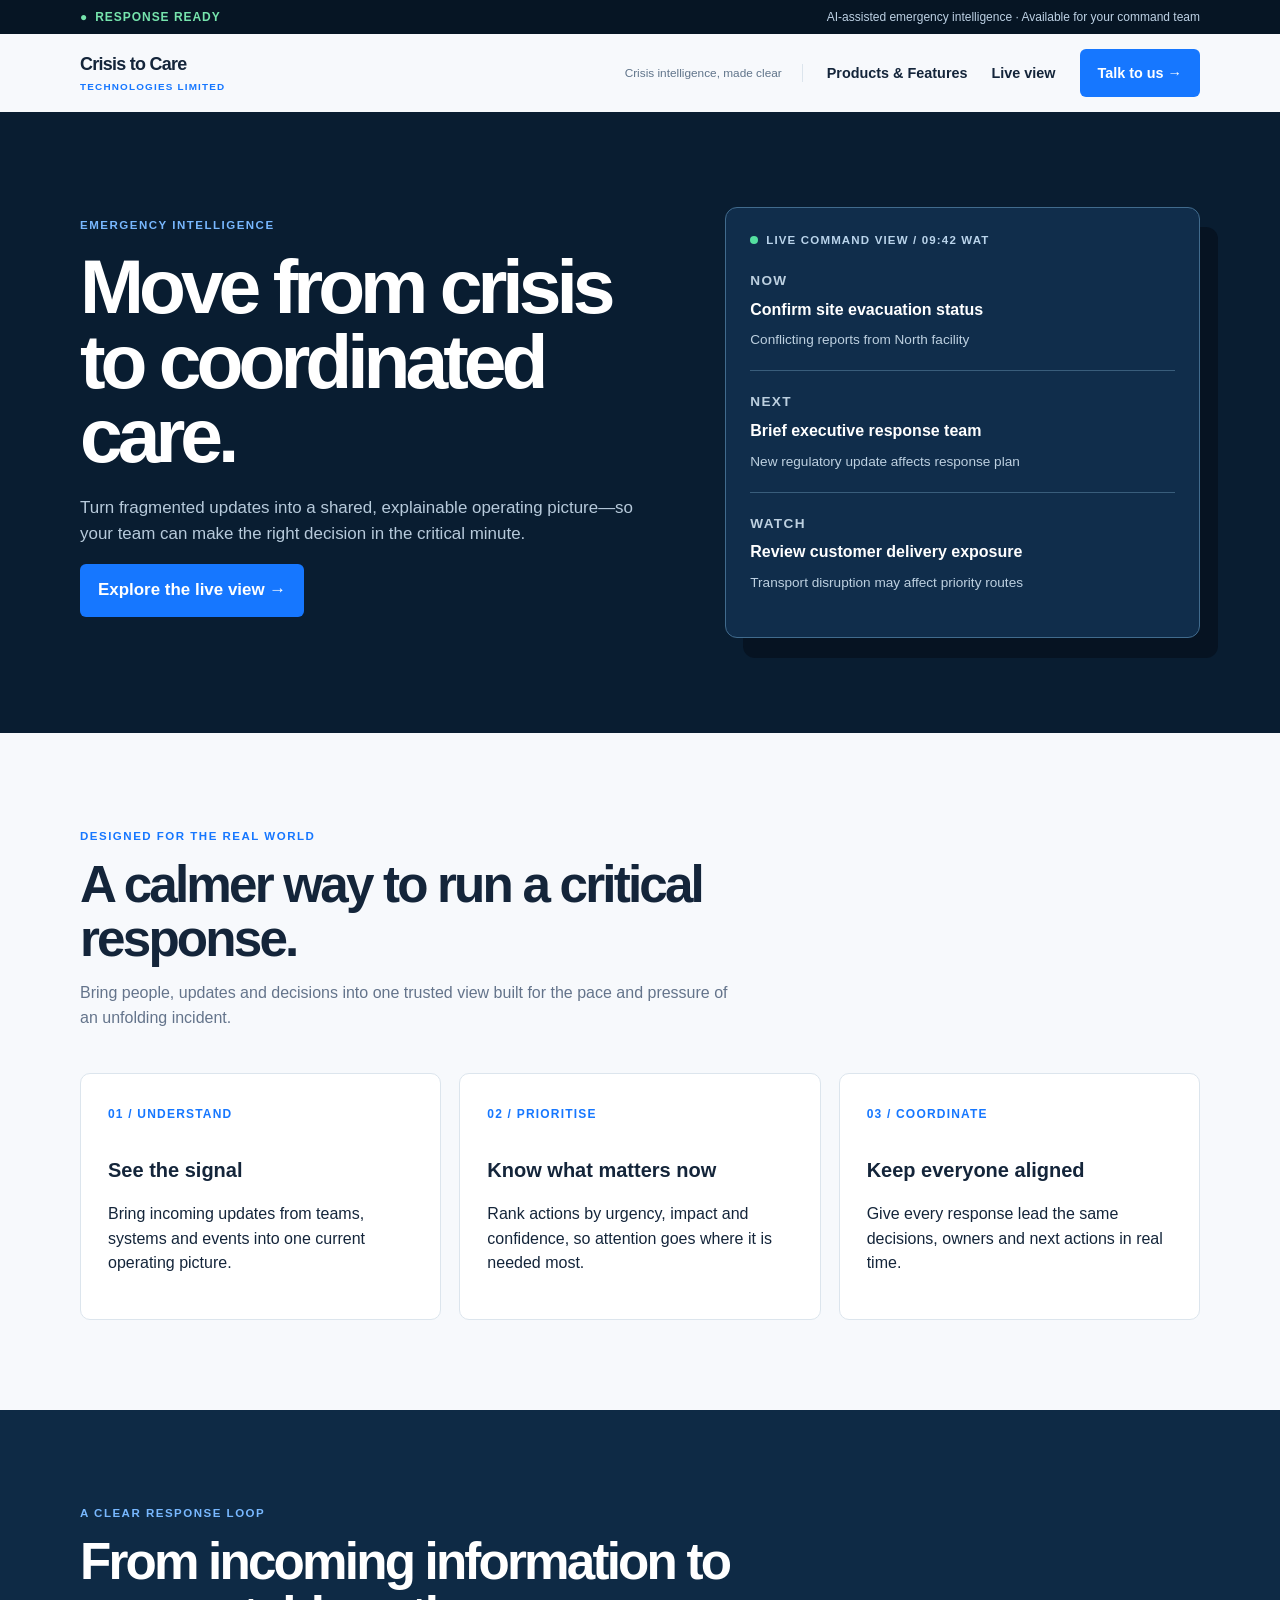
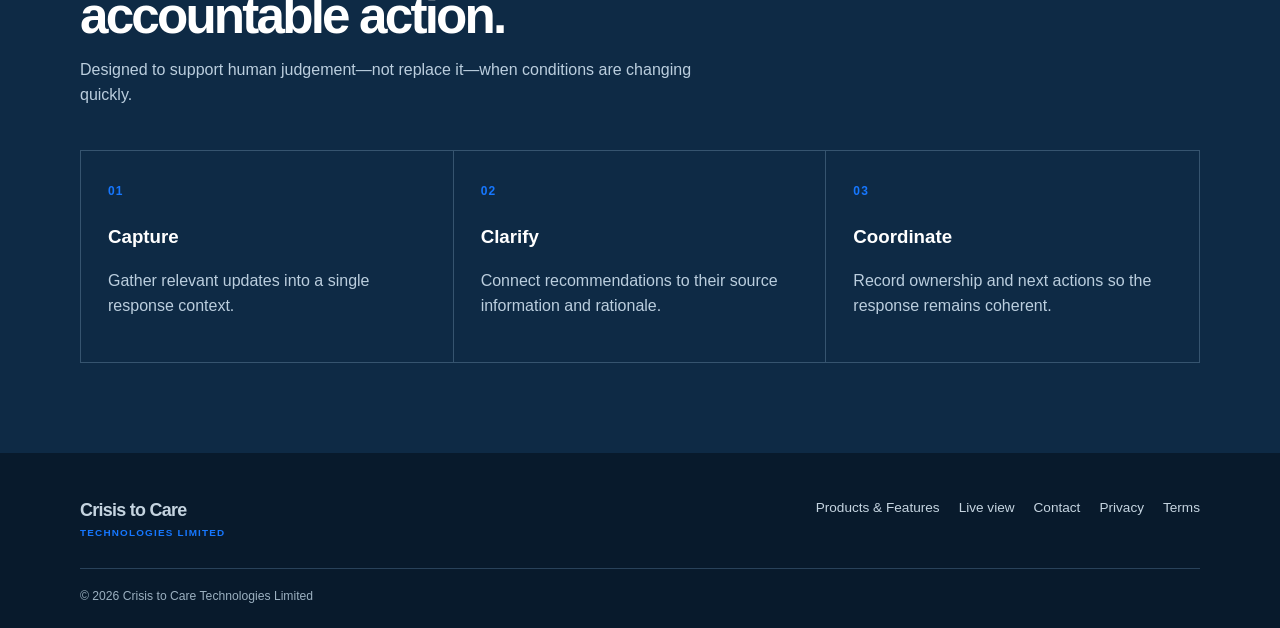
<file: index.html>
<!doctype html><html lang="en"><head><meta charset="utf-8"><meta name="viewport" content="width=device-width,initial-scale=1"><title>Crisis to Care Technologies Limited</title><link rel="stylesheet" href="site.css"><style>.statusbar{background:#061524;color:#bdd1e4;font-size:.75rem}.statusbar .wrap{min-height:34px;display:flex;align-items:center;justify-content:space-between}.status-live{color:#76e4ad;font-weight:bold;letter-spacing:.08em}.status-live:before{content:"●";margin-right:7px}.header-note{color:#60748a;font-size:.74rem;font-weight:normal;border-right:1px solid #dce5ed;padding-right:20px}@media(max-width:720px){.statusbar .wrap span:last-child,.header-note{display:none}}</style></head><body><div class="statusbar"><div class="wrap"><span class="status-live">RESPONSE READY</span><span>AI-assisted emergency intelligence · Available for your command team</span></div></div><nav class="nav wrap"><a class="brand" href="index.html">Crisis to Care<small>Technologies Limited</small></a><div class="links"><span class="header-note">Crisis intelligence, made clear</span><a href="product.html">Products &amp; Features</a><a href="demo.html">Live view</a><a class="button" href="contact.html">Talk to us →</a></div></nav><main><section class="hero"><div class="wrap hero-grid"><div><span class="eyebrow">Emergency intelligence</span><h1>Move from crisis to coordinated care.</h1><p>Turn fragmented updates into a shared, explainable operating picture—so your team can make the right decision in the critical minute.</p><p><a class="button" href="demo.html">Explore the live view →</a></p></div><aside class="command"><header><i class="pulse"></i>LIVE COMMAND VIEW / 09:42 WAT</header><div class="item"><span class="tag">NOW</span><b>Confirm site evacuation status</b><span>Conflicting reports from North facility</span></div><div class="item"><span class="tag">NEXT</span><b>Brief executive response team</b><span>New regulatory update affects response plan</span></div><div class="item"><span class="tag">WATCH</span><b>Review customer delivery exposure</b><span>Transport disruption may affect priority routes</span></div></aside></div></section><section class="section wrap"><div class="intro"><span class="eyebrow" style="color:#1677ff">Designed for the real world</span><h2>A calmer way to run a critical response.</h2><p>Bring people, updates and decisions into one trusted view built for the pace and pressure of an unfolding incident.</p></div><div class="grid"><article class="panel card"><span class="number">01 / UNDERSTAND</span><h3>See the signal</h3><p>Bring incoming updates from teams, systems and events into one current operating picture.</p></article><article class="panel card"><span class="number">02 / PRIORITISE</span><h3>Know what matters now</h3><p>Rank actions by urgency, impact and confidence, so attention goes where it is needed most.</p></article><article class="panel card"><span class="number">03 / COORDINATE</span><h3>Keep everyone aligned</h3><p>Give every response lead the same decisions, owners and next actions in real time.</p></article></div></section><section class="band"><div class="section wrap"><div class="intro"><span class="eyebrow">A clear response loop</span><h2>From incoming information to accountable action.</h2><p class="copy">Designed to support human judgement—not replace it—when conditions are changing quickly.</p></div><div class="steps"><div class="step"><span class="number">01</span><h3>Capture</h3><p class="copy">Gather relevant updates into a single response context.</p></div><div class="step"><span class="number">02</span><h3>Clarify</h3><p class="copy">Connect recommendations to their source information and rationale.</p></div><div class="step"><span class="number">03</span><h3>Coordinate</h3><p class="copy">Record ownership and next actions so the response remains coherent.</p></div></div></div></section></main><footer class="footer"><div class="wrap"><div class="footer-main"><a class="brand" href="index.html">Crisis to Care<small>Technologies Limited</small></a><nav><a href="product.html">Products &amp; Features</a><a href="demo.html">Live view</a><a href="contact.html">Contact</a><a href="privacy.html">Privacy</a><a href="terms.html">Terms</a></nav></div><div class="footer-bottom">© 2026 Crisis to Care Technologies Limited</div></div></footer><script src="site.js"></script></body></html>
</file>
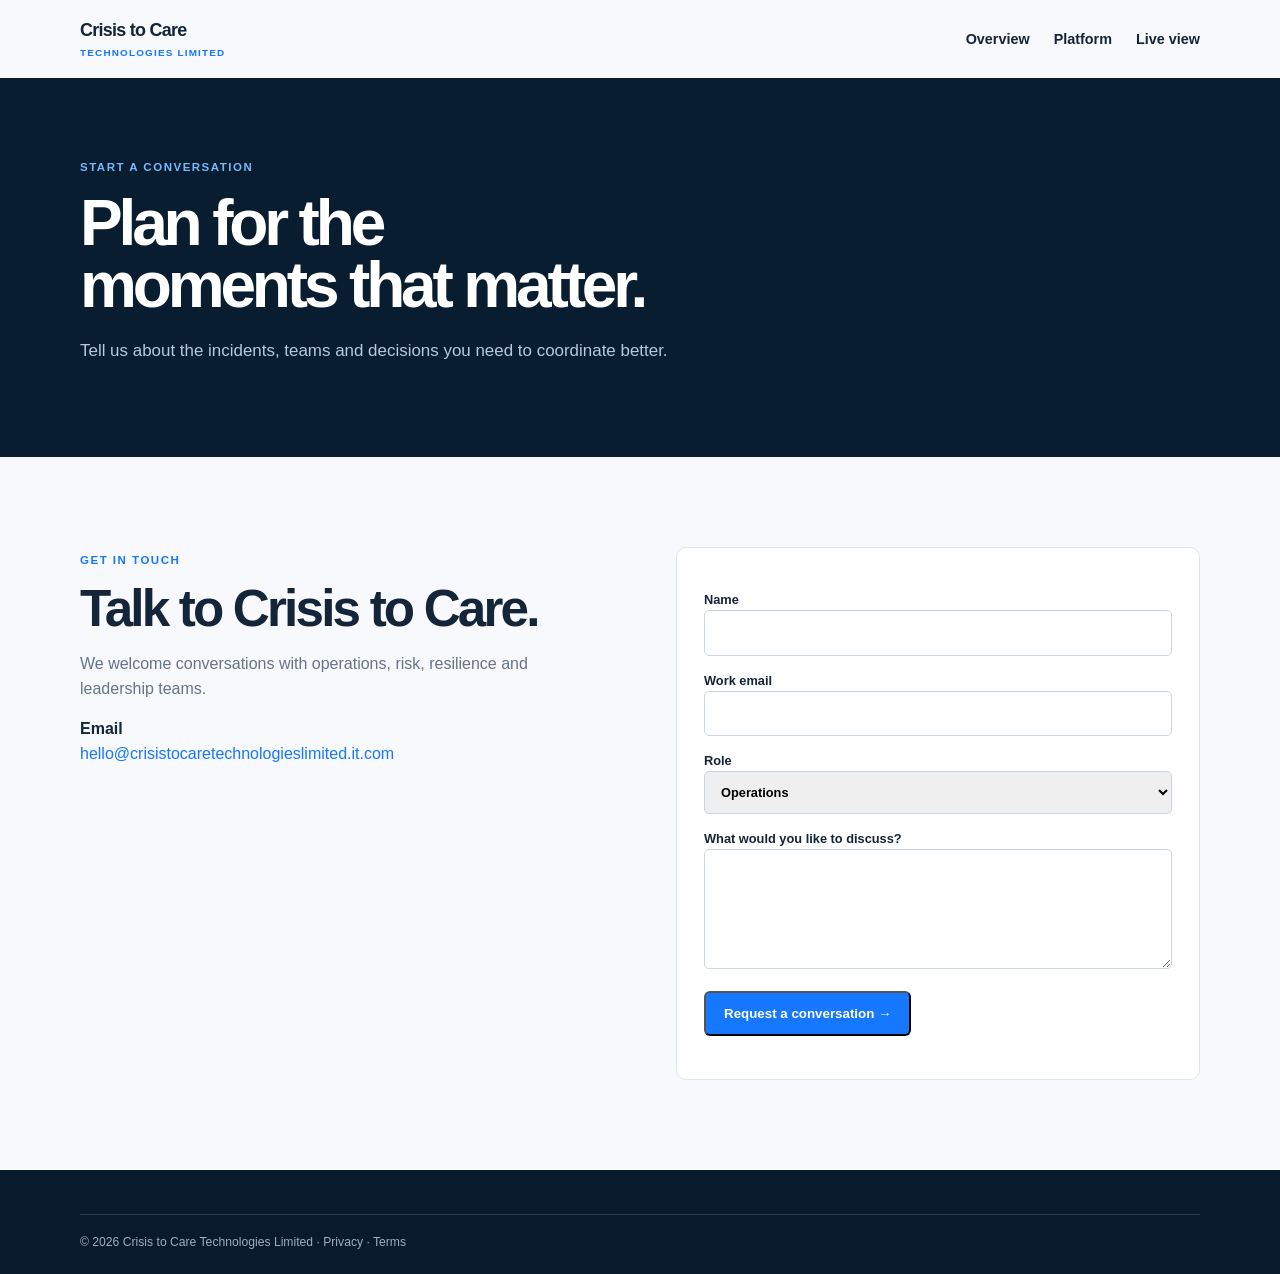
<file: contact.html>
<!doctype html><html lang="en"><head><meta charset="utf-8"><meta name="viewport" content="width=device-width,initial-scale=1"><title>Contact | Crisis to Care</title><link rel="stylesheet" href="site.css"></head><body><nav class="nav wrap"><a class="brand" href="index.html">Crisis to Care<small>Technologies Limited</small></a><div class="links"><a href="index.html">Overview</a><a href="product.html">Platform</a><a href="demo.html">Live view</a></div></nav><main><header class="pagehead"><div class="wrap"><span class="eyebrow">Start a conversation</span><h1>Plan for the<br>moments that matter.</h1><p>Tell us about the incidents, teams and decisions you need to coordinate better.</p></div></header><section class="section wrap two"><div><span class="eyebrow" style="color:#1677ff">Get in touch</span><h2>Talk to Crisis to Care.</h2><p class="copy">We welcome conversations with operations, risk, resilience and leadership teams.</p><p><b>Email</b><br><a style="color:#1677ff" href="mailto:hello@crisistocaretechnologieslimited.it.com">hello@crisistocaretechnologieslimited.it.com</a></p></div><form class="panel form" data-contact><label>Name<input required></label><label>Work email<input type="email" required></label><label>Role<select><option>Operations</option><option>Risk &amp; resilience</option><option>Leadership</option></select></label><label>What would you like to discuss?<textarea></textarea></label><p><button class="button">Request a conversation →</button></p><p id="status" style="color:#087a47;font-weight:bold"></p></form></section></main><footer class="footer"><div class="wrap footer-bottom">© 2026 Crisis to Care Technologies Limited · <a href="privacy.html">Privacy</a> · <a href="terms.html">Terms</a></div></footer><script src="site.js"></script></body></html>
</file>
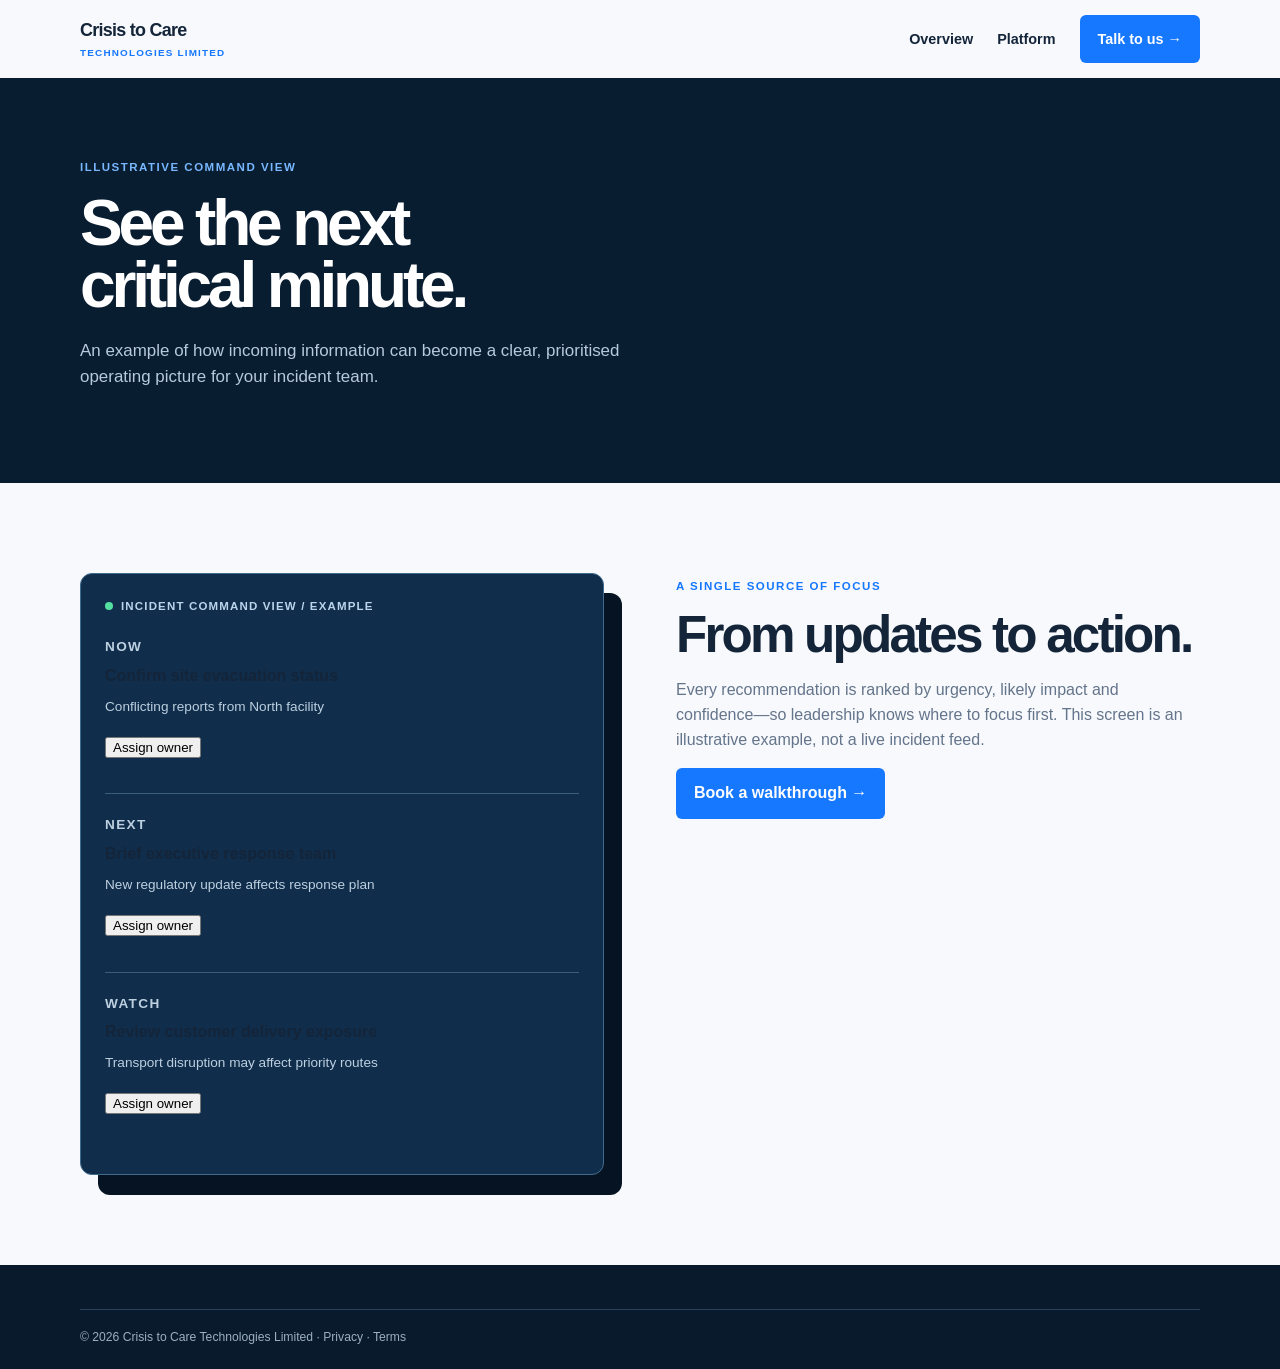
<file: demo.html>
<!doctype html><html lang="en"><head><meta charset="utf-8"><meta name="viewport" content="width=device-width,initial-scale=1"><title>Live View | Crisis to Care</title><link rel="stylesheet" href="site.css"></head><body><nav class="nav wrap"><a class="brand" href="index.html">Crisis to Care<small>Technologies Limited</small></a><div class="links"><a href="index.html">Overview</a><a href="product.html">Platform</a><a class="button" href="contact.html">Talk to us →</a></div></nav><main><header class="pagehead"><div class="wrap"><span class="eyebrow">Illustrative command view</span><h1>See the next<br>critical minute.</h1><p>An example of how incoming information can become a clear, prioritised operating picture for your incident team.</p></div></header><section class="section wrap two"><div class="command"><header><i class="pulse"></i>INCIDENT COMMAND VIEW / EXAMPLE</header><div class="item"><span class="tag">NOW</span><b>Confirm site evacuation status</b><span>Conflicting reports from North facility</span><p><button data-action>Assign owner</button></p></div><div class="item"><span class="tag">NEXT</span><b>Brief executive response team</b><span>New regulatory update affects response plan</span><p><button data-action>Assign owner</button></p></div><div class="item"><span class="tag">WATCH</span><b>Review customer delivery exposure</b><span>Transport disruption may affect priority routes</span><p><button data-action>Assign owner</button></p></div></div><div><span class="eyebrow" style="color:#1677ff">A single source of focus</span><h2>From updates to action.</h2><p class="copy">Every recommendation is ranked by urgency, likely impact and confidence—so leadership knows where to focus first. This screen is an illustrative example, not a live incident feed.</p><p><a class="button" href="contact.html">Book a walkthrough →</a></p></div></section></main><footer class="footer"><div class="wrap footer-bottom">© 2026 Crisis to Care Technologies Limited · <a href="privacy.html">Privacy</a> · <a href="terms.html">Terms</a></div></footer><script src="site.js"></script></body></html>
</file>
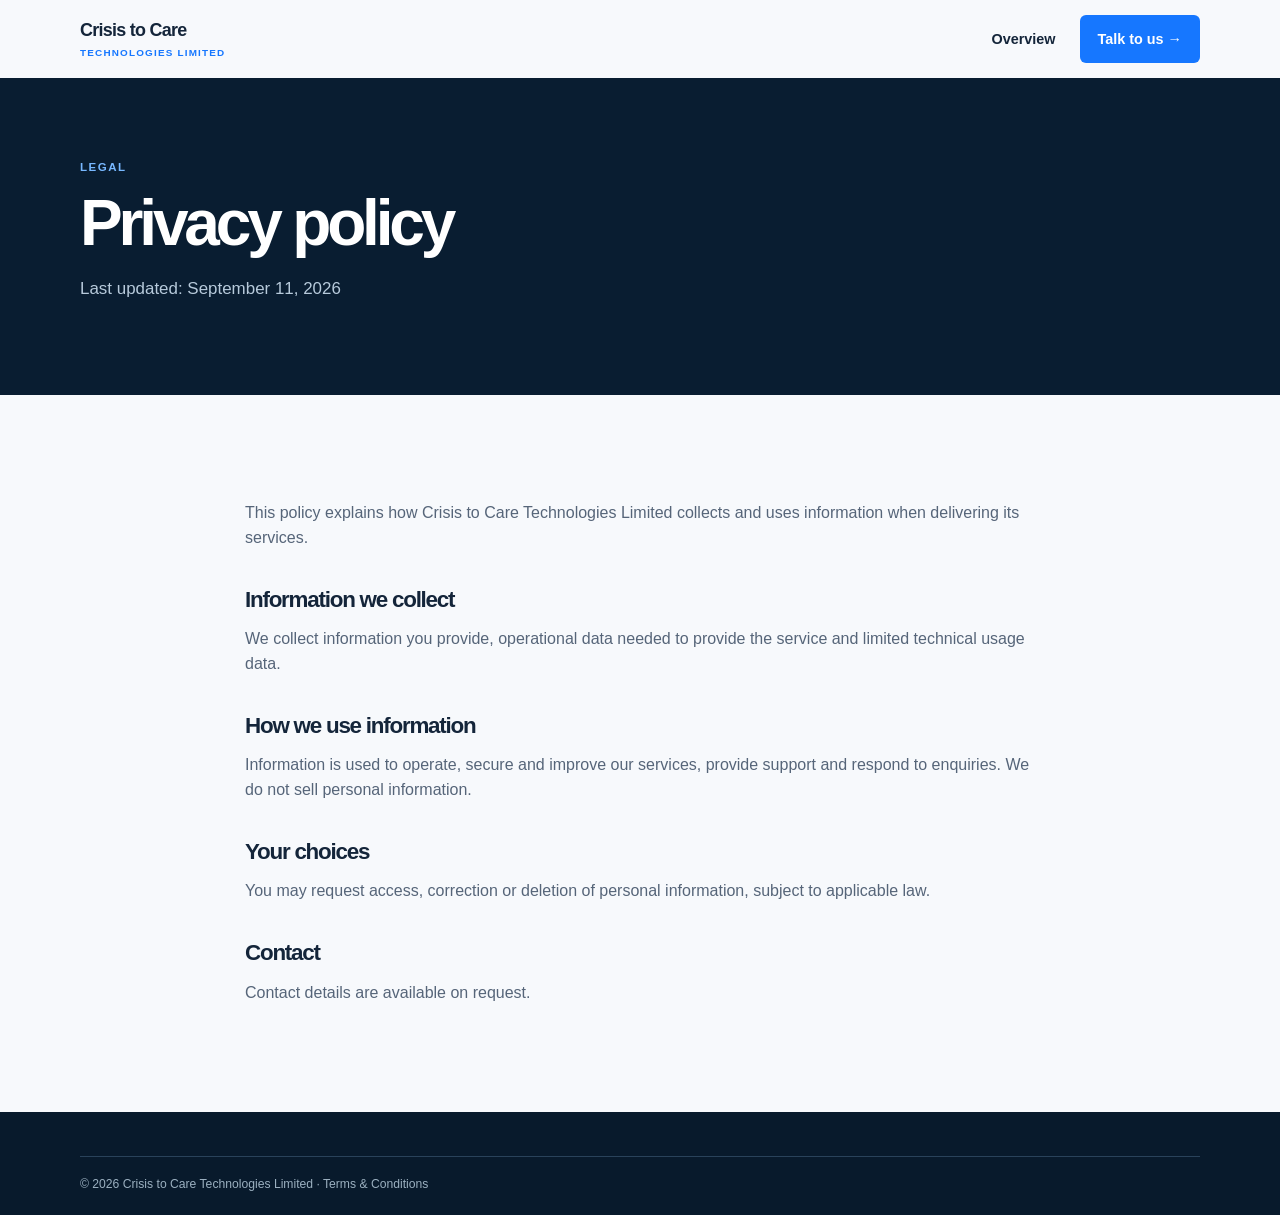
<file: privacy.html>
<!doctype html><html lang="en"><head><meta charset="utf-8"><meta name="viewport" content="width=device-width,initial-scale=1"><title>Privacy | Crisis to Care</title><link rel="stylesheet" href="site.css"></head><body><nav class="nav wrap"><a class="brand" href="index.html">Crisis to Care<small>Technologies Limited</small></a><div class="links"><a href="index.html">Overview</a><a class="button" href="contact.html">Talk to us →</a></div></nav><main><header class="pagehead"><div class="wrap"><span class="eyebrow">Legal</span><h1>Privacy policy</h1><p>Last updated: September 11, 2026</p></div></header><article class="section wrap legal"><p>This policy explains how Crisis to Care Technologies Limited collects and uses information when delivering its services.</p><h2>Information we collect</h2><p>We collect information you provide, operational data needed to provide the service and limited technical usage data.</p><h2>How we use information</h2><p>Information is used to operate, secure and improve our services, provide support and respond to enquiries. We do not sell personal information.</p><h2>Your choices</h2><p>You may request access, correction or deletion of personal information, subject to applicable law.</p><h2>Contact</h2><p>Contact details are available on request.</p></article></main><footer class="footer"><div class="wrap footer-bottom">© 2026 Crisis to Care Technologies Limited · <a href="terms.html">Terms &amp; Conditions</a></div></footer></body></html>
</file>
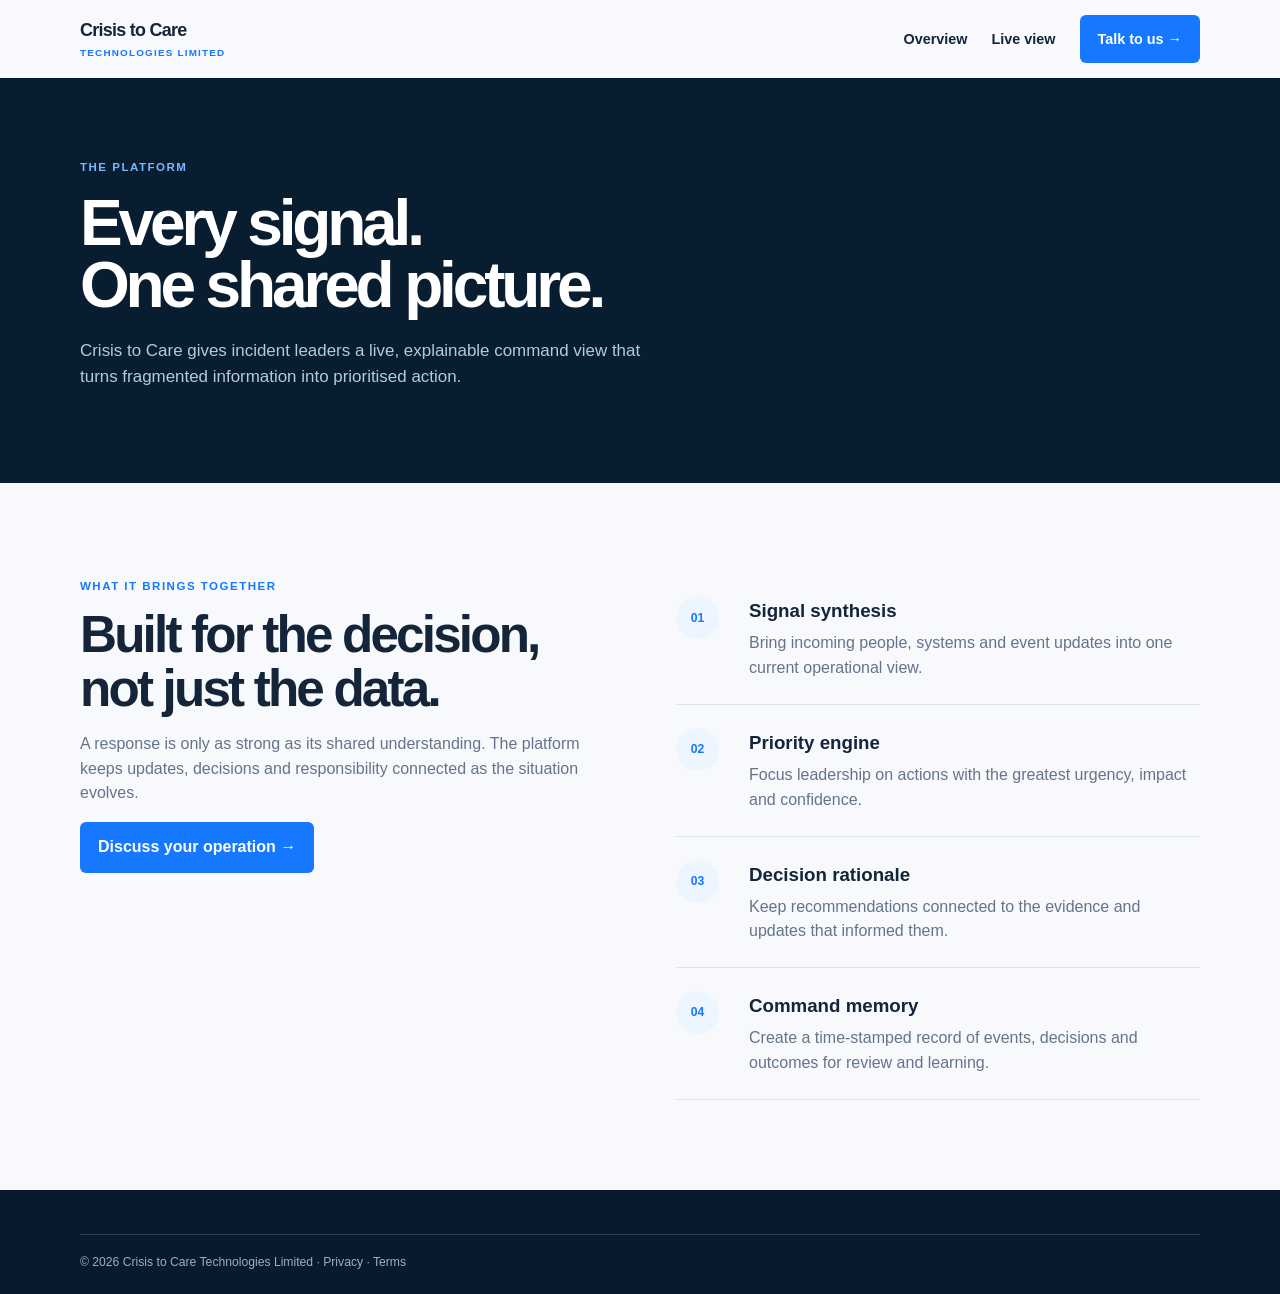
<file: product.html>
<!doctype html><html lang="en"><head><meta charset="utf-8"><meta name="viewport" content="width=device-width,initial-scale=1"><title>Platform | Crisis to Care</title><link rel="stylesheet" href="site.css"></head><body><nav class="nav wrap"><a class="brand" href="index.html">Crisis to Care<small>Technologies Limited</small></a><div class="links"><a href="index.html">Overview</a><a href="demo.html">Live view</a><a class="button" href="contact.html">Talk to us →</a></div></nav><main><header class="pagehead"><div class="wrap"><span class="eyebrow">The platform</span><h1>Every signal.<br>One shared picture.</h1><p>Crisis to Care gives incident leaders a live, explainable command view that turns fragmented information into prioritised action.</p></div></header><section class="section wrap two"><div><span class="eyebrow" style="color:#1677ff">What it brings together</span><h2>Built for the decision, not just the data.</h2><p class="copy">A response is only as strong as its shared understanding. The platform keeps updates, decisions and responsibility connected as the situation evolves.</p><p><a class="button" href="contact.html">Discuss your operation →</a></p></div><div><article class="feature"><strong>01</strong><div><h3>Signal synthesis</h3><p>Bring incoming people, systems and event updates into one current operational view.</p></div></article><article class="feature"><strong>02</strong><div><h3>Priority engine</h3><p>Focus leadership on actions with the greatest urgency, impact and confidence.</p></div></article><article class="feature"><strong>03</strong><div><h3>Decision rationale</h3><p>Keep recommendations connected to the evidence and updates that informed them.</p></div></article><article class="feature"><strong>04</strong><div><h3>Command memory</h3><p>Create a time-stamped record of events, decisions and outcomes for review and learning.</p></div></article></div></section></main><footer class="footer"><div class="wrap footer-bottom">© 2026 Crisis to Care Technologies Limited · <a href="privacy.html">Privacy</a> · <a href="terms.html">Terms</a></div></footer><script src="site.js"></script></body></html>
</file>
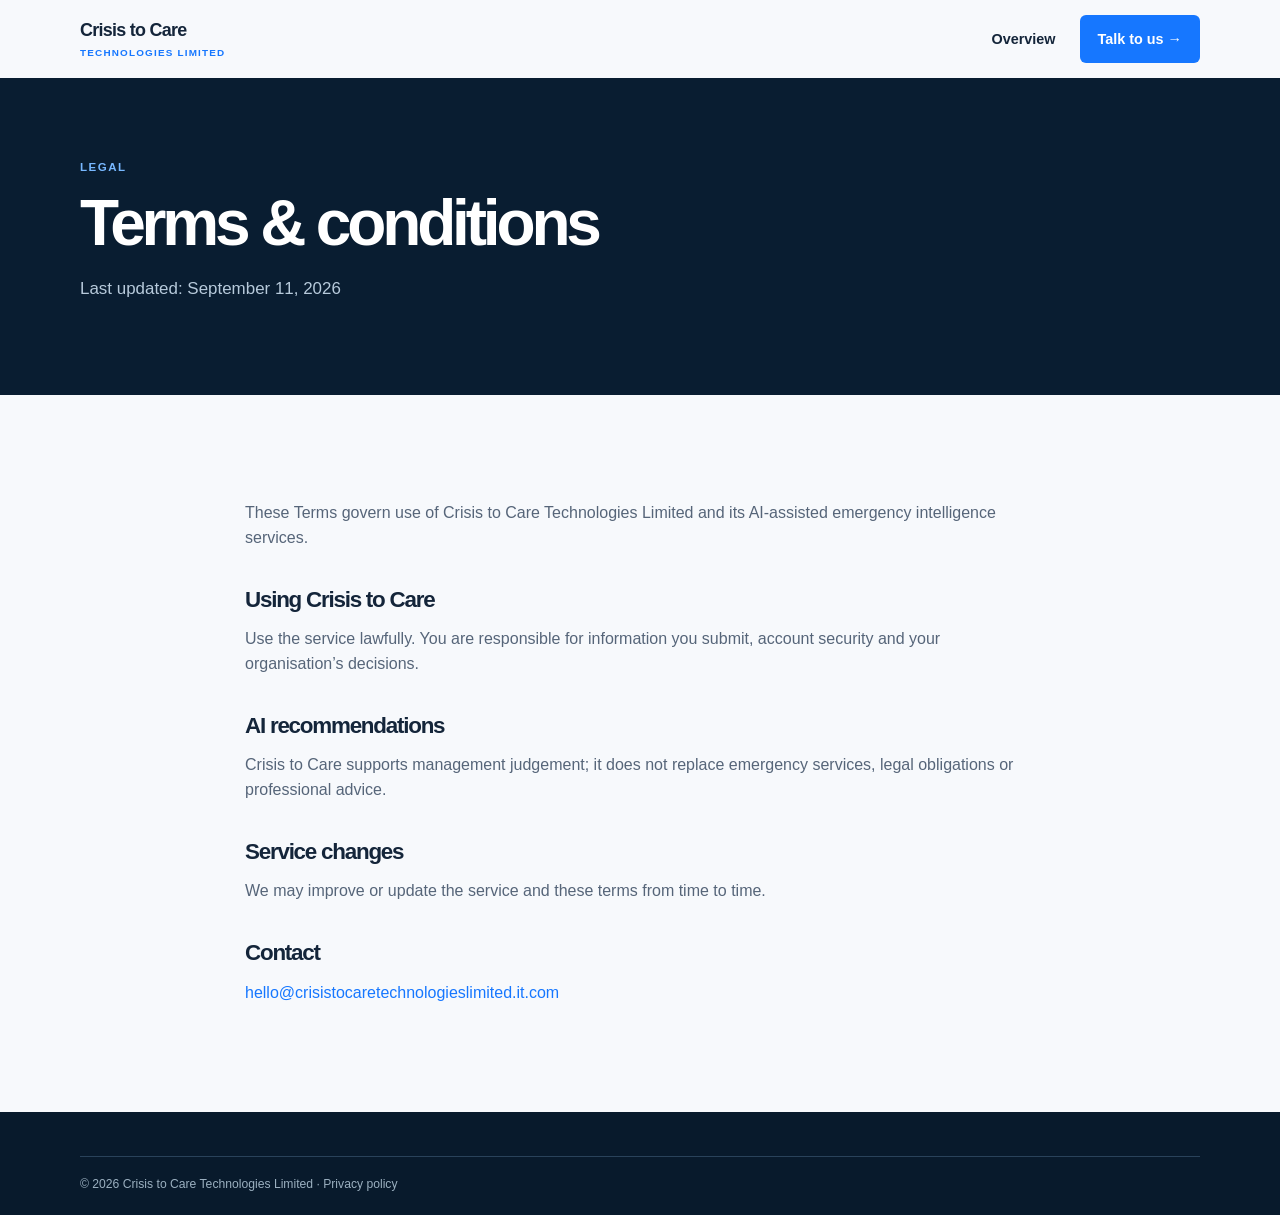
<file: terms.html>
<!doctype html><html lang="en"><head><meta charset="utf-8"><meta name="viewport" content="width=device-width,initial-scale=1"><title>Terms | Crisis to Care</title><link rel="stylesheet" href="site.css"></head><body><nav class="nav wrap"><a class="brand" href="index.html">Crisis to Care<small>Technologies Limited</small></a><div class="links"><a href="index.html">Overview</a><a class="button" href="contact.html">Talk to us →</a></div></nav><main><header class="pagehead"><div class="wrap"><span class="eyebrow">Legal</span><h1>Terms &amp; conditions</h1><p>Last updated: September 11, 2026</p></div></header><article class="section wrap legal"><p>These Terms govern use of Crisis to Care Technologies Limited and its AI-assisted emergency intelligence services.</p><h2>Using Crisis to Care</h2><p>Use the service lawfully. You are responsible for information you submit, account security and your organisation’s decisions.</p><h2>AI recommendations</h2><p>Crisis to Care supports management judgement; it does not replace emergency services, legal obligations or professional advice.</p><h2>Service changes</h2><p>We may improve or update the service and these terms from time to time.</p><h2>Contact</h2><p><a style="color:#1677ff" href="mailto:hello@crisistocaretechnologieslimited.it.com">hello@crisistocaretechnologieslimited.it.com</a></p></article></main><footer class="footer"><div class="wrap footer-bottom">© 2026 Crisis to Care Technologies Limited · <a href="privacy.html">Privacy policy</a></div></footer></body></html>
</file>
<file: site.css>
:root{--ink:#14253a;--navy:#091d31;--blue:#1677ff;--pale:#edf6ff;--paper:#f7f9fc;--line:#dce5ed;--muted:#64748b}*{box-sizing:border-box}body{margin:0;background:var(--paper);color:var(--ink);font-family:Arial,sans-serif;line-height:1.55}a{color:inherit;text-decoration:none}.wrap{width:min(1120px,calc(100% - 40px));margin:auto}.nav{height:78px;display:flex;align-items:center;justify-content:space-between;gap:20px}.brand{font-weight:800;letter-spacing:-.04em;font-size:1.12rem}.brand small{display:block;color:var(--blue);font-size:.62rem;letter-spacing:.12em;text-transform:uppercase}.links{display:flex;align-items:center;gap:24px;font-size:.9rem;font-weight:bold}.links a:hover{color:var(--blue)}.button{display:inline-block;background:var(--blue);color:white;border-radius:6px;padding:13px 18px;font-weight:bold}.hero,.pagehead{background:var(--navy);color:white}.hero{padding:95px 0}.hero-grid{display:grid;grid-template-columns:1.1fr .9fr;gap:65px;align-items:center}.eyebrow{color:#78b8ff;font-weight:bold;letter-spacing:.13em;font-size:.72rem;text-transform:uppercase}.hero h1,.pagehead h1{font-size:clamp(2.8rem,6vw,5.4rem);letter-spacing:-.065em;line-height:.97;margin:13px 0 22px}.hero p,.pagehead p{color:#b7cadb;font-size:1.06rem;max-width:590px}.panel{background:white;border:1px solid var(--line);border-radius:10px;padding:27px}.command{background:#102d4b;border:1px solid #416b8d;border-radius:12px;padding:24px;box-shadow:18px 20px 0 #061322}.command header{color:#bad4eb;font-size:.72rem;font-weight:bold;letter-spacing:.1em}.pulse{display:inline-block;width:8px;height:8px;border-radius:50%;background:#55dfa0;margin-right:8px}.item{padding:18px 0;border-bottom:1px solid #395d7b}.item:last-child{border:0}.tag{color:#8dc6ff;font-size:.68rem;font-weight:bold;letter-spacing:.1em}.item b{display:block;margin:5px 0}.item span{color:#bdd0e0;font-size:.85rem}.section{padding:90px 0}.section h2{font-size:clamp(2.1rem,4vw,3.4rem);letter-spacing:-.055em;line-height:1.05;margin:10px 0 16px}.intro{max-width:650px;margin-bottom:42px}.intro p,.copy{color:var(--muted)}.grid{display:grid;grid-template-columns:repeat(3,1fr);gap:18px}.card h3{margin:29px 0 9px;font-size:1.25rem}.number{font-size:.75rem;font-weight:bold;letter-spacing:.1em;color:var(--blue)}.band{background:#0e2a45;color:white}.band .copy{color:#bbcede}.steps{display:grid;grid-template-columns:repeat(3,1fr);border:1px solid #36546f}.step{padding:27px;border-right:1px solid #36546f}.step:last-child{border:0}.pagehead{padding:76px 0}.pagehead h1{font-size:clamp(2.7rem,5vw,4.7rem)}.two{display:grid;grid-template-columns:1fr 1fr;gap:72px}.feature{display:grid;grid-template-columns:55px 1fr;gap:18px;padding:23px 0;border-bottom:1px solid var(--line)}.feature strong{background:var(--pale);color:var(--blue);border-radius:50%;height:43px;width:43px;display:grid;place-items:center;font-size:.76rem}.feature h3{margin:0 0 6px}.feature p{margin:0;color:var(--muted)}.form label{display:block;font-size:.8rem;font-weight:bold;margin:15px 0 6px}.form input,.form textarea,.form select{width:100%;padding:12px;border:1px solid #c9d6e1;border-radius:5px;font:inherit}.form textarea{min-height:120px}.legal{max-width:790px}.legal h2{font-size:1.4rem;margin-top:37px}.legal p{color:#566579}.footer{background:#081a2c;color:#c5d4e0;padding:44px 0 22px}.footer-main{display:flex;justify-content:space-between;gap:20px;padding-bottom:28px}.footer nav{display:flex;gap:19px;font-size:.85rem}.footer-bottom{border-top:1px solid #29425a;padding-top:18px;font-size:.76rem;color:#9bb0c0}@media(max-width:720px){.links{gap:10px;font-size:.78rem}.links a:not(.button){display:none}.hero{padding:70px 0}.hero-grid,.two,.grid,.steps{grid-template-columns:1fr;gap:25px}.section{padding:65px 0}.step{border-right:0;border-bottom:1px solid #36546f}.footer-main{flex-direction:column}.command{box-shadow:none}}
</file>
